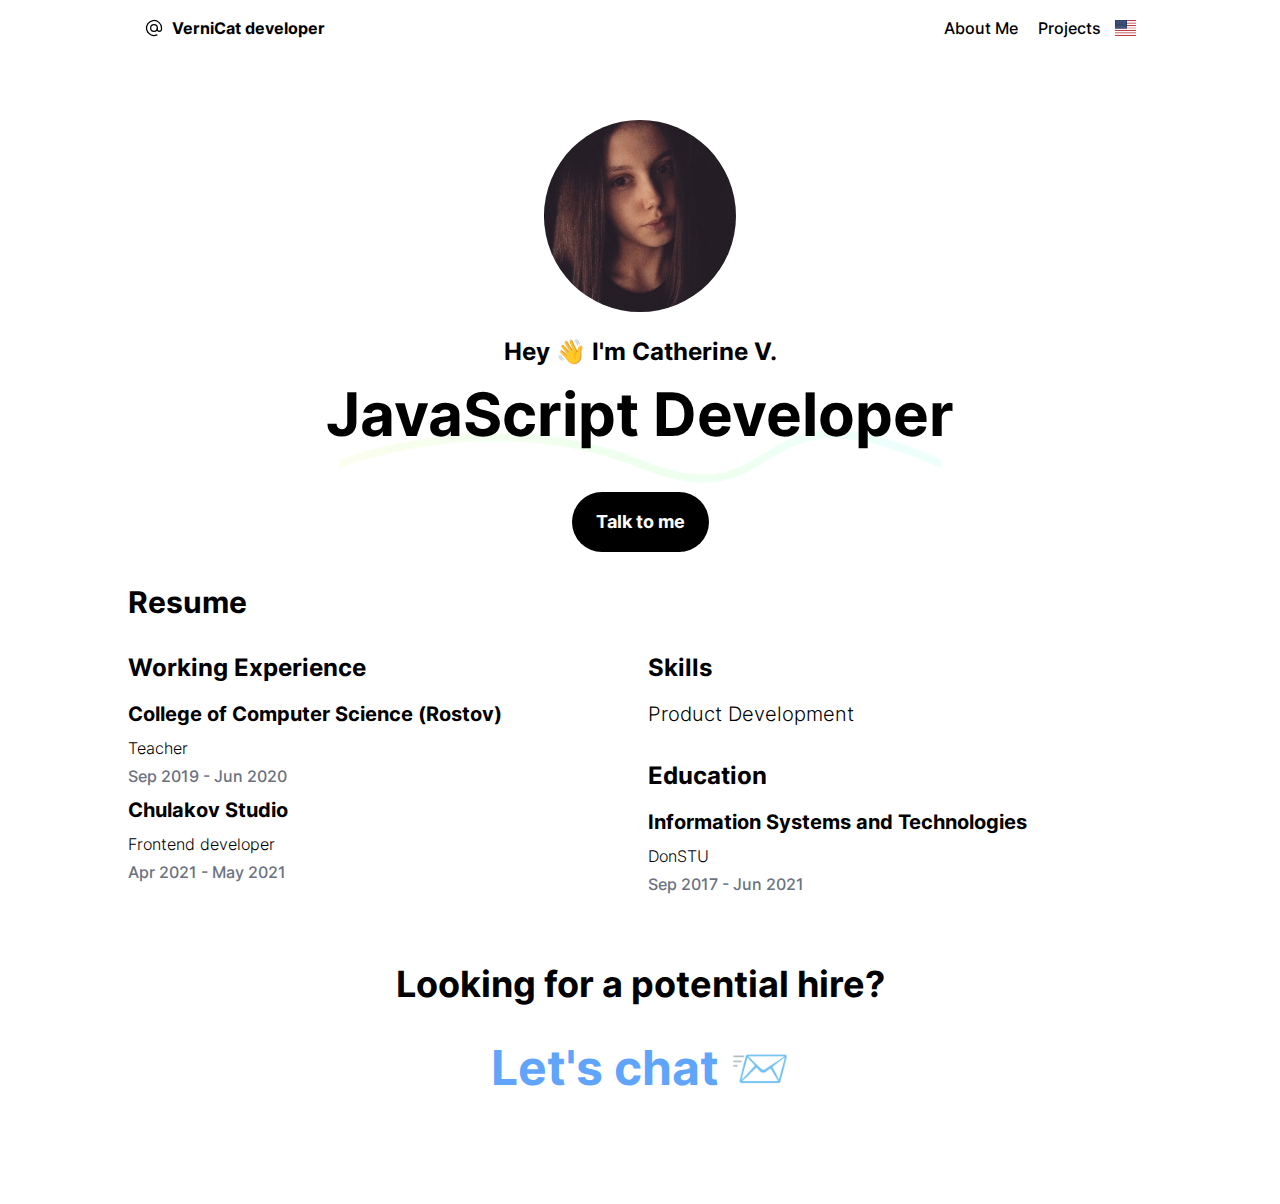
<file: en/index.html>
<!DOCTYPE html>
<html lang="ru">
  <head>
    <title>https://vernicat.github.io/portfolio</title>
    <link rel="canonical" href="https://vernicat.github.io/portfolio">
    <meta name="robots" content="noindex">
    <meta charset="utf-8">
    <meta http-equiv="refresh" content="0; url=https://vernicat.github.io/portfolio">
  </head>
</html>
</file>
